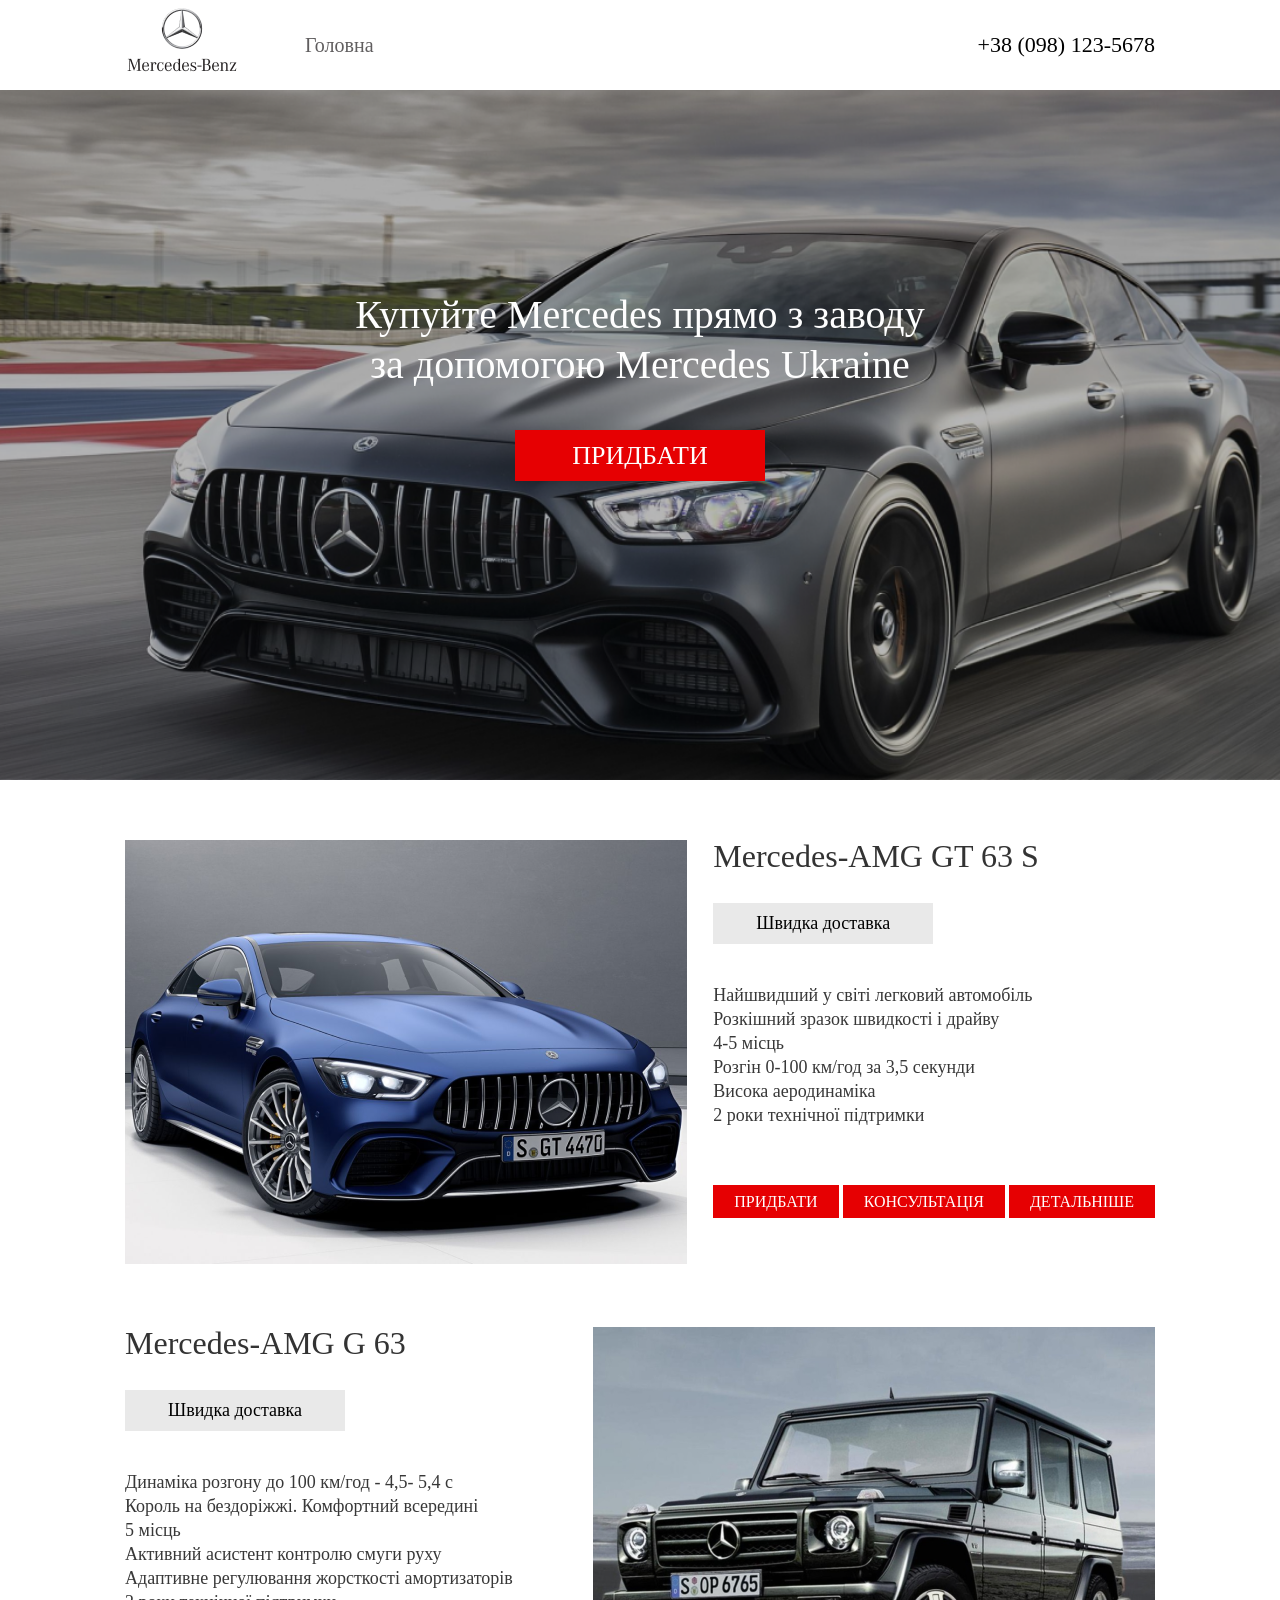
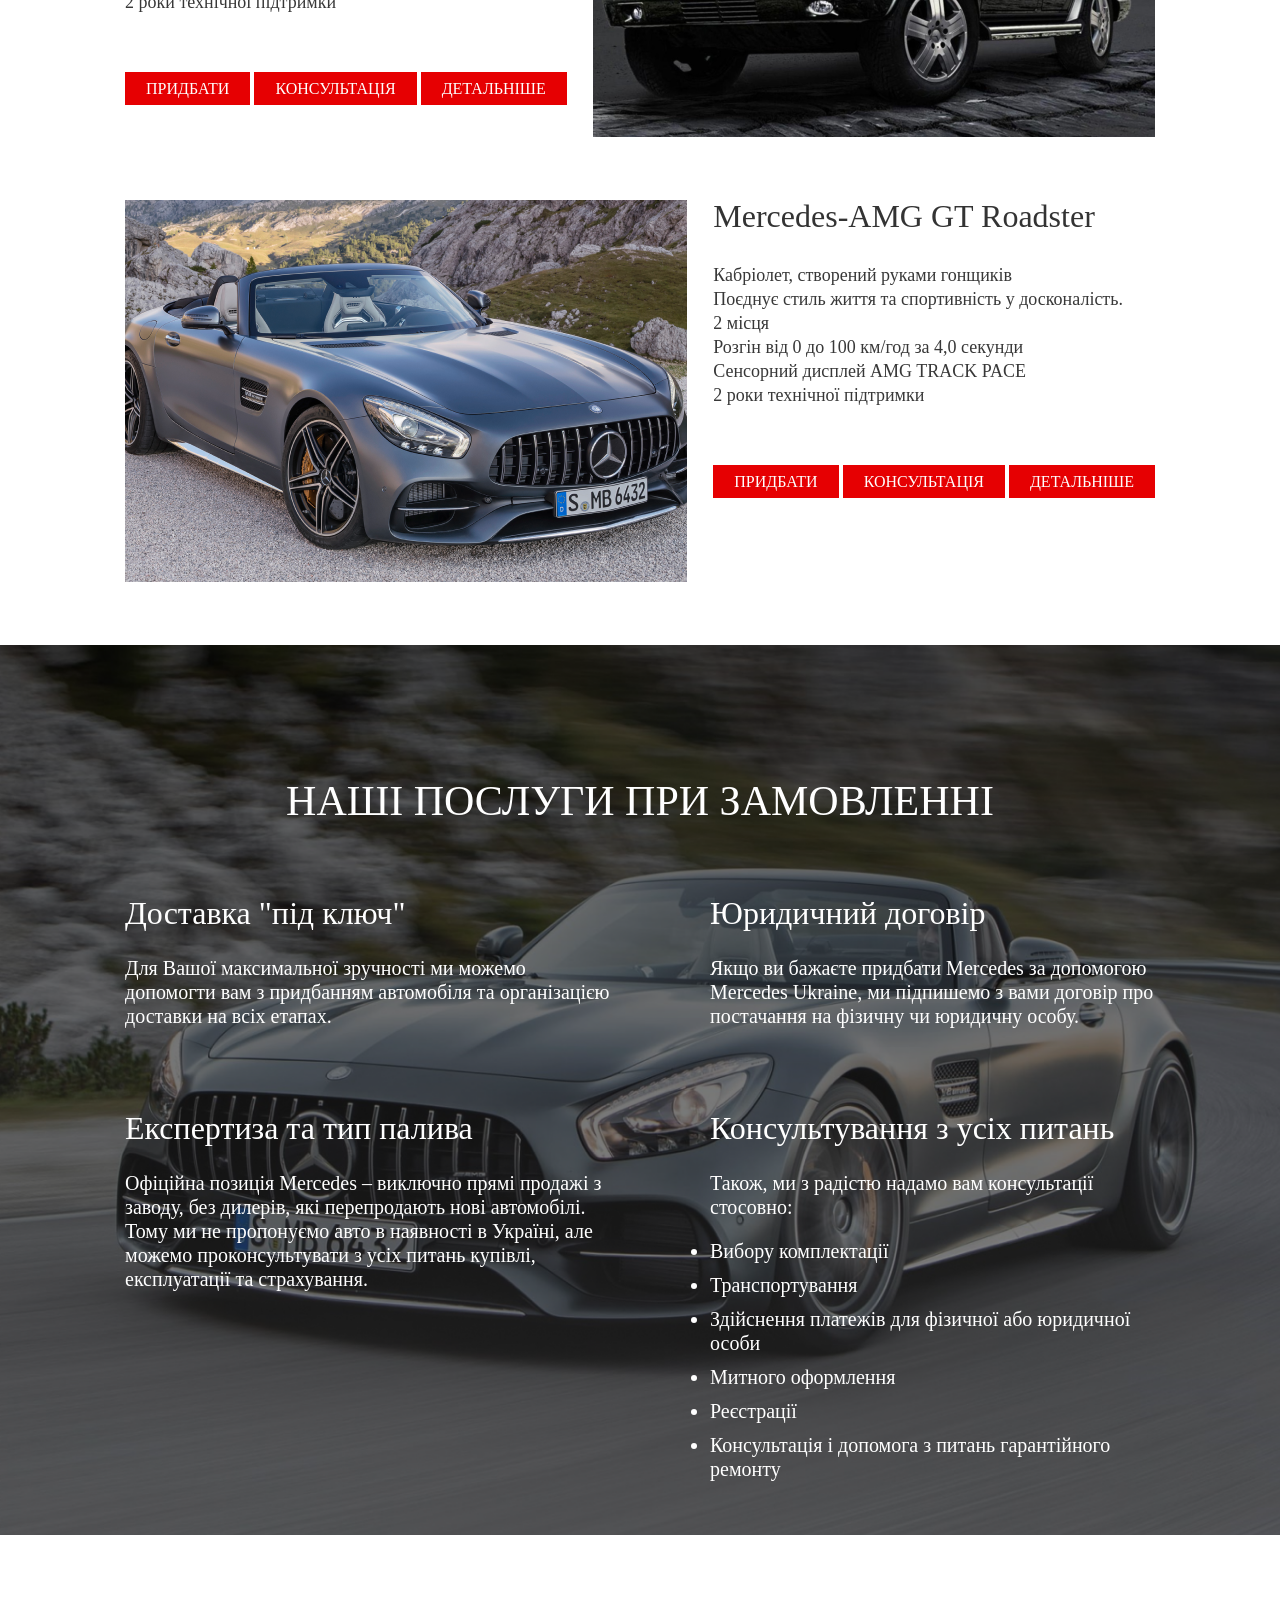
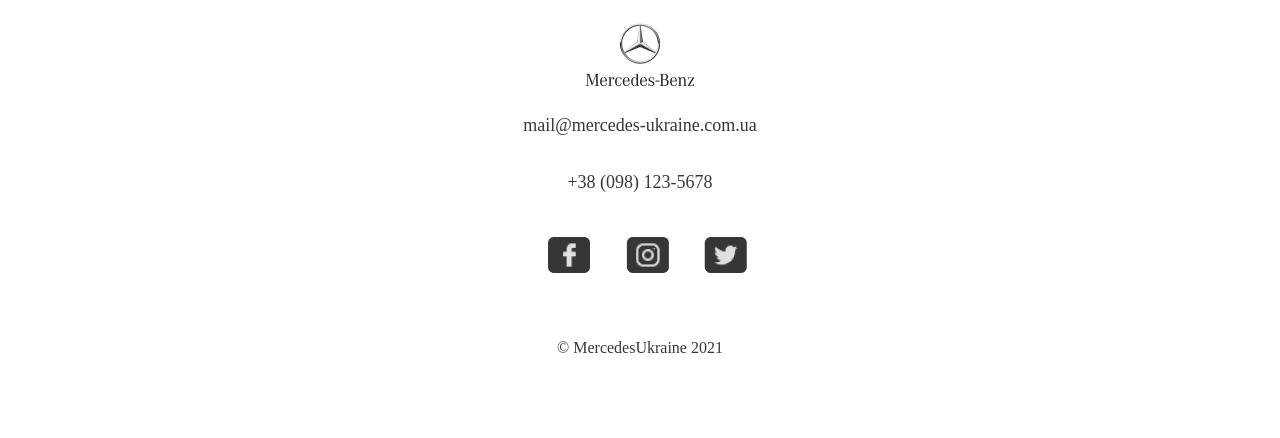
<file: index.html>
<!DOCTYPE html>
<html lang="en">
  <head>
    <meta charset="UTF-8" />
    <meta http-equiv="X-UA-Compatible" content="IE=edge" />
    <meta name="viewport" content="width=device-width, initial-scale=1.0" />
    <title>Головна</title>
    <link rel="stylesheet" href="css/reset.css" />
    <link rel="stylesheet" href="css/style.css" />
    <link rel="stylesheet" href="css/media.css">
  </head>
  <body>
    <header class="header">
      <div class="container">
        <div class="header__inner">
          <div class="header__logo-text">
            <a href="">
              <img src="img/logo.png" alt="" />
            </a>
            <h2>Головна</h2>
          </div>
          <div class="header__phone">
            <a href="tel:+380981235678">+38 (098) 123-5678</a>
          </div>
        </div>
      </div>
    </header>
    <!--  -->
    <section class="main__car">
      <div class="container">
        <div class="main__car-inner">
          <h2>
            Купуйте Mercedes прямо з заводу <br />
            за допомогою Mercedes Ukraine
          </h2>
          <a href="#popup">Придбати</a>
        </div>
      </div>
    </section>
    <!--  -->
    <section class="amg-gts">
      <div class="container">
        <div class="amg-gts-inner">
          <div class="amg-gts-photo">
            <img src="img/Mercedes-AMG GT 63 S.png" alt="" />
          </div>
          <div class="amg-gts-text">
            <h2>Mercedes-AMG GT 63 S</h2>
            <a class="speed-amg" href="">Швидка доставка</a>
            <ul class="li-amg-gts">
              <li>Найшвидший у світі легковий автомобіль</li>
              <li>Розкішний зразок швидкості і драйву</li>
              <li>4-5 місць</li>
              <li>Розгін 0-100 км/год за 3,5 секунди</li>
              <li>Висока аеродинаміка</li>
              <li>2 роки технічної підтримки</li>
            </ul>
            <div class="smg-gts-btn">
              <a href="gt-63-s.html">Придбати</a>
              <a href="#popup">Консультація</a>
              <a href="gt-63-s.html">Детальніше</a>
            </div>
          </div>
        </div>
      </div>
    </section>
    <!--  -->
    <section class="amg-g">
      <div class="container">
        <div class="amg-gts-inner">
          <div class="amg-gts-text">
            <h2>Mercedes-AMG G 63</h2>
            <a class="speed-amg" href="">Швидка доставка</a>
            <ul class="li-amg-gts">
              <li>Динаміка розгону до 100 км/год - 4,5- 5,4 с</li>
              <li>Король на бездоріжжі. Комфортний всередині</li>
              <li>5 місць</li>
              <li>Активний асистент контролю смуги руху</li>
              <li>Адаптивне регулювання жорсткості амортизаторів</li>
              <li>2 роки технічної підтримки</li>
            </ul>
            <div class="smg-gts-btn">
              <a href="g-63.html">Придбати</a>
              <a href="#popup">Консультація</a>
              <a href="g-63.html">Детальніше</a>
            </div>
          </div>
          <div class="amg-gts-photo">
            <img src="img/Mercedes-AMG G 63.png" alt="" />
          </div>
        </div>
      </div>
    </section>
    <!--  -->
    <section class="amg-gt-roadster">
      <div class="container">
        <div class="amg-gts-inner">
          <div class="amg-gts-photo">
            <img src="img/Mercedes-AMG GT Roadster.png" alt="" />
          </div>
          <div class="amg-gts-text">
            <h2>Mercedes-AMG GT Roadster</h2>
            <ul class="li-amg-gts">
              <li>Кабріолет, створений руками гонщиків</li>
              <li>Поєднує стиль життя та спортивність у досконалість.</li>
              <li>2 місця</li>
              <li>Розгін від 0 до 100 км/год за 4,0 секунди</li>
              <li>Сенсорний дисплей AMG TRACK PACE</li>
              <li>2 роки технічної підтримки</li>
            </ul>
            <div class="smg-gts-btn">
              <a href="gt-roadster.html">Придбати</a>
              <a href="#popup">Консультація</a>
              <a href="gt-roadster.html">Детальніше</a>
            </div>
          </div>
        </div>
      </div>
    </section>
    <!--  -->
    <section class="servises">
      <div class="container">
        <h2 class="our_servises">Наші послуги при замовленні</h2>
        <div class="servises__inner">
          <div class="servises__key">
            <h3>Доставка "під ключ"</h3>
            <p>Для Вашої максимальної зручності ми можемо допомогти вам з придбанням автомобіля та організацією доставки на всіх етапах.</p>
            <h3>Експертиза та тип палива</h3>
            <p>
              Офіційна позиція Mercedes – виключно прямі продажі з заводу, без дилерів, які перепродають нові автомобілі. Тому ми не
              пропонуємо авто в наявності в Україні, але можемо проконсультувати з усіх питань купівлі, експлуатації та страхування.
            </p>
          </div>
          <div class="servises__contract">
            <h3>Юридичний договір</h3>
            <p class="osoba">
              Якщо ви бажаєте придбати Mercedes за допомогою Mercedes Ukraine, ми підпишемо з вами договір про постачання на фізичну чи
              юридичну особу.
            </p>
            <h3>Консультування з усіх питань</h3>
            <p class="osoba_1">Також, ми з радістю надамо вам консультації стосовно:</p>
            <ul class="servises__ul">
              <li>Вибору комплектації</li>
              <li>Транспортування</li>
              <li>Здійснення платежів для фізичної або юридичної особи</li>
              <li>Митного оформлення</li>
              <li>Реєстрації</li>
              <li>Консультація і допомога з питань гарантійного ремонту</li>
            </ul>
          </div>
        </div>
        <div class="consultation__btn">
          <a class="consultation" href="#popup">Консультація</a>
        </div>
      </div>
    </section>
    <!--  -->
    <footer class="footer">
      <div class="container">
        <div class="footer__inner">
          <div class="footer__img">
            <img src="img/logo.png" alt="" />
          </div>
          <p class="email">mail@mercedes-ukraine.com.ua</p>
          <a href="tel:+380981235678">+38 (098) 123-5678</a>
          <div class="footer__social">
            <img class="img-o" src="img/fb.png" alt="" />
            <img class="img-t" src="img/inst.png" alt="" />
            <img class="img-r" src="img/twit.png" alt="" />
          </div>
          <p class="capta">© MercedesUkraine 2021</p>
        </div>
      </div>
    </footer>

    <div id="popup" class="popup">
      <div class="popup__body">
        <div class="popup__content">
          <div class="popup__div__close">
            <a href="#" class="popup__close">X</a>
          </div>
          <div class="popup__img">
            <img src="img/logo.png" alt="" />
          </div>
          <form name="popup_form" action="form/db_processing.php" method="POST">
            <p class="popup__p">Заповніть, будь ласка, форму нижче, щоб наші менеджери могли з Вами зв'язатися.</p>
            <h2>ІМ’Я</h2>
            <input type="text" name="name"/>
            <h2>ТЕЛЕФОН</h2>
            <input type="text" name="tel"/>
            <h2>E-MAIL</h2>
            <input class="main__input" type="text" name="email"/>
            <button type="submit" class="popup__btn">ВІДПРАВИТИ</button>
            <a href="tel:+380981235678" class="popup__phone">+38 (098) 123-5678</a>
          </form>
        </div>
      </div>
    </div>
  </body>
</html>
</file>
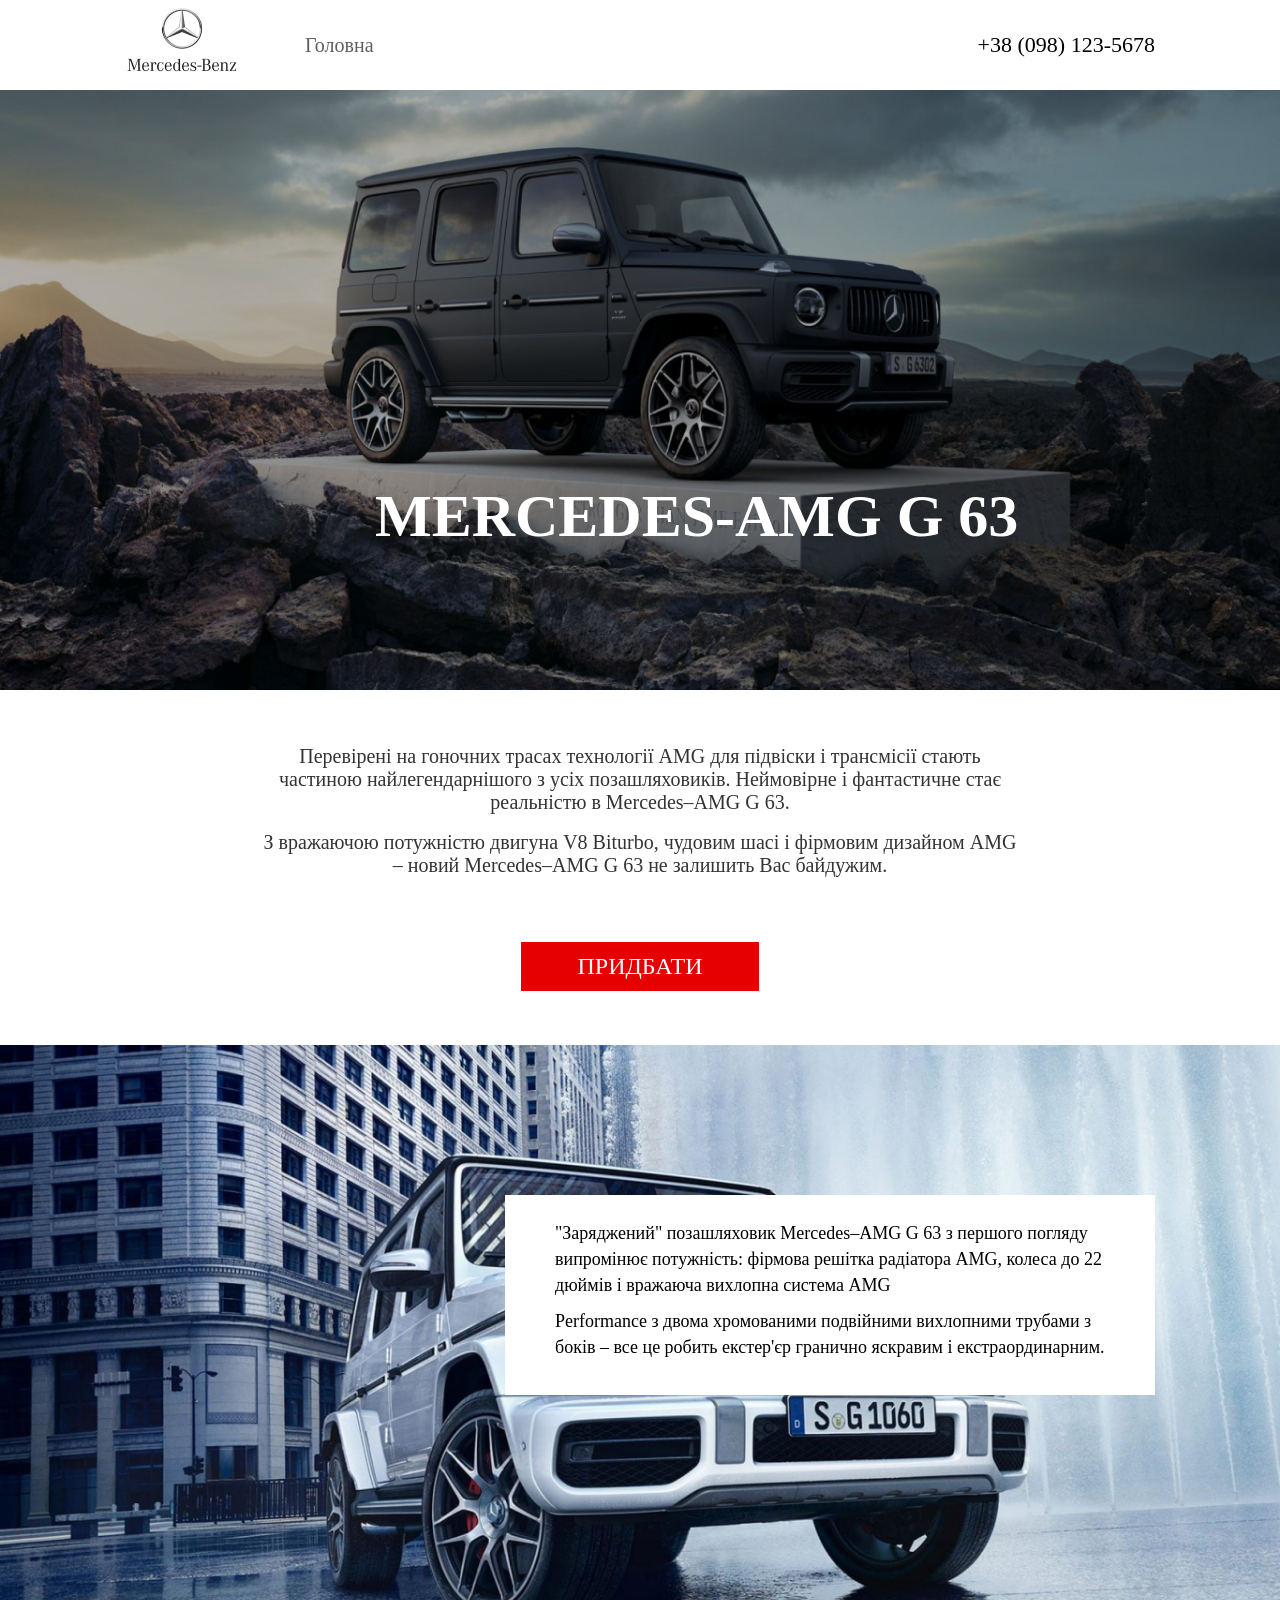
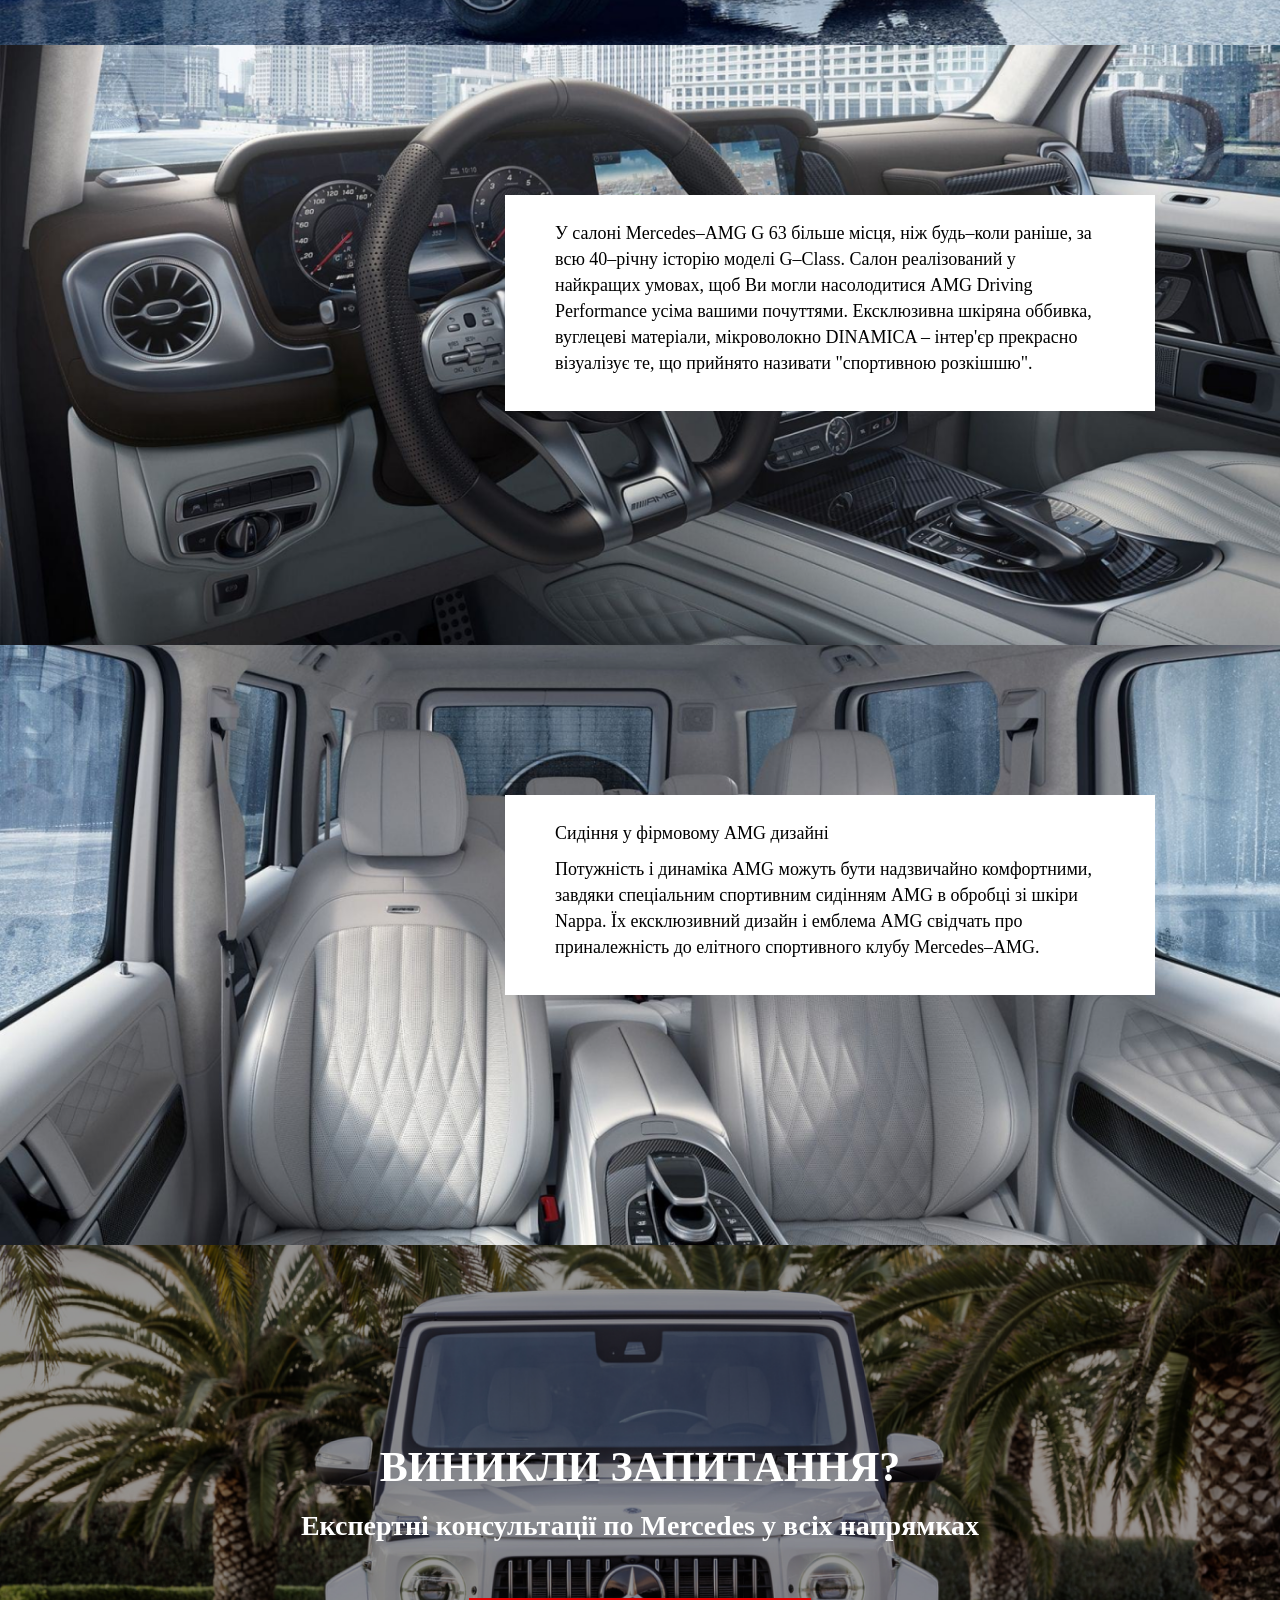
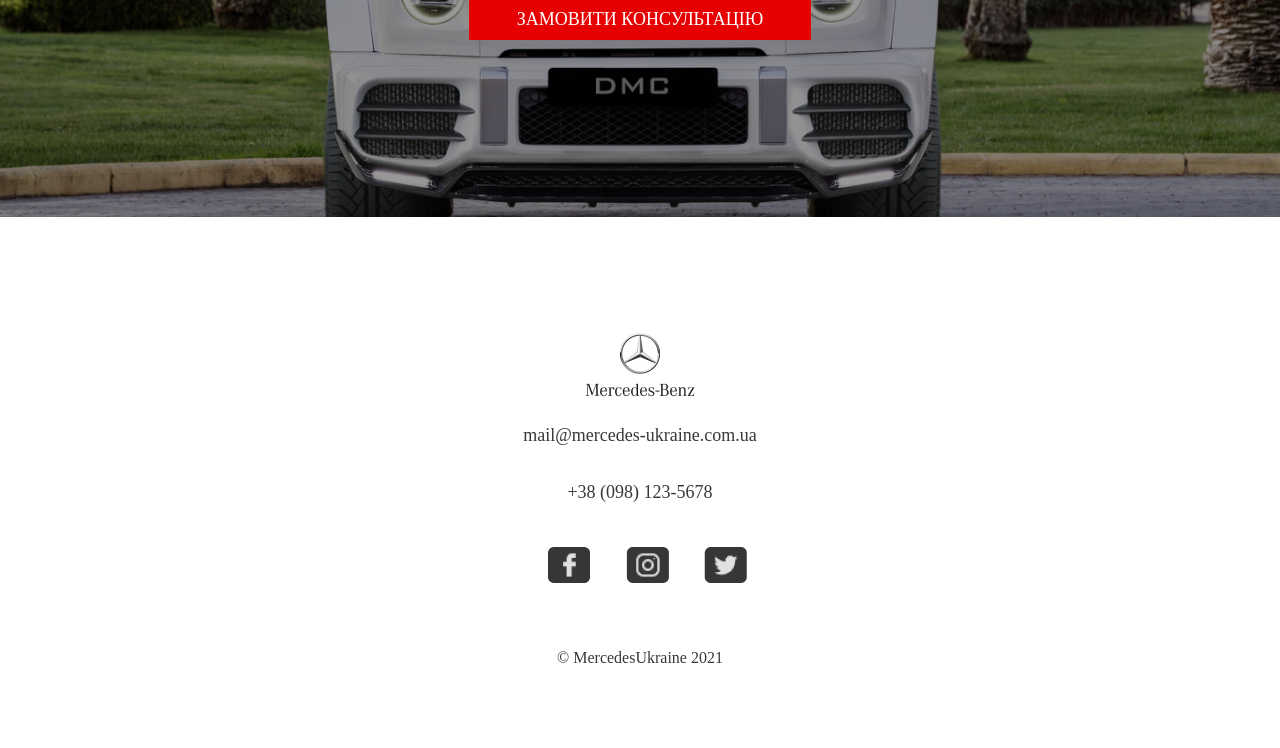
<file: g-63.html>
<!DOCTYPE html>
<html lang="en">
  <head>
    <meta charset="UTF-8" />
    <meta http-equiv="X-UA-Compatible" content="IE=edge" />
    <meta name="viewport" content="width=device-width, initial-scale=1.0" />
    <link rel="stylesheet" href="css/reset.css" />
    <link rel="stylesheet" href="css/style.css" />
    <link rel="stylesheet" href="css/media.css">
    <title>Mercedes-AMG G 63</title>
  </head>
  <body>
    <header class="header">
      <div class="container">
        <div class="header__inner">
          <div class="header__logo-text">
            <a href="index.html">
              <img src="img/logo.png" alt="" />
            </a>
            <a href="index.html">
              <h2>Головна</h2>
            </a>
          </div>
          <div class="header__phone">
            <a href="tel:+380981235678">+38 (098) 123-5678</a>
          </div>
        </div>
      </div>
    </header>
    <!--  -->
    <section class="main__g63">
      <div class="container">
        <div class="main__gt63__inner">
          <h2>Mercedes-AMG G 63</h2>
        </div>
      </div>
    </section>
    <!--  -->
    <section class="buy">
      <div class="container">
        <div class="buy__inner">
          <p class="p_one">
            Перевірені на гоночних трасах технології AMG для підвіски і трансмісії стають частиною найлегендарнішого з усіх позашляховиків.
            Неймовірне і фантастичне стає реальністю в Mercedes–AMG G 63.
            <span
              >З вражаючою потужністю двигуна V8 Biturbo, чудовим шасі і фірмовим дизайном AMG – новий Mercedes–AMG G 63 не залишить Вас
              байдужим.</span
            >
          </p>
        </div>
        <div class="buy__btn_gt">
          <a class="buy__a" href="#popup">Придбати</a>
        </div>
      </div>
    </section>
    <!--  -->
    <section class="g-63-one">
      <div class="container">
        <div class="gt-63-one__text">
          <p>
            "Заряджений" позашляховик Mercedes–AMG G 63 з першого погляду випромінює потужність: фірмова решітка радіатора AMG, колеса до 22
            дюймів і вражаюча вихлопна система AMG
          </p>
          <p>
            Performance з двома хромованими подвійними вихлопними трубами з боків – все це робить екстер'єр гранично яскравим і
            екстраординарним.
          </p>
        </div>
      </div>
    </section>
    <!--  -->
    <section class="g-63-two">
      <div class="container">
        <div class="gt-63-one__text">
          <p>
            У салоні Mercedes–AMG G 63 більше місця, ніж будь–коли раніше, за всю 40–річну історію моделі G–Class. Салон реалізований у
            найкращих умовах, щоб Ви могли насолодитися AMG Driving Performance усіма вашими почуттями. Ексклюзивна шкіряна оббивка,
            вуглецеві матеріали, мікроволокно DINAMICA – інтер'єр прекрасно візуалізує те, що прийнято називати "спортивною розкішшю".
          </p>
        </div>
      </div>
    </section>
    <!--  -->
    <section class="g-63-three">
      <div class="container">
        <div class="gt-63-one__text">
          <p>Сидіння у фірмовому AMG дизайні</p>
          <p>
            Потужність і динаміка AMG можуть бути надзвичайно комфортними, завдяки спеціальним спортивним сидінням AMG в обробці зі шкіри
            Nappa. Їх ексклюзивний дизайн і емблема AMG свідчать про приналежність до елітного спортивного клубу Mercedes–AMG.
          </p>
        </div>
      </div>
    </section>
    <section class="g-63-quesions">
      <div class="container">
        <div class="quesions__inner">
          <h2>Виникли запитання?</h2>
          <h3>Експертні консультації по Mercedes у всіх напрямках</h3>
          <a href="#popup">Замовити консультацію</a>
        </div>
      </div>
    </section>
    <footer class="footer">
      <div class="container">
        <div class="footer__inner">
          <div class="footer__img">
            <img src="img/logo.png" alt="" />
          </div>
          <p class="email">mail@mercedes-ukraine.com.ua</p>
          <a href="tel:+380981235678">+38 (098) 123-5678</a>
          <div class="footer__social">
            <img class="img-o" src="img/fb.png" alt="" />
            <img class="img-t" src="img/inst.png" alt="" />
            <img class="img-r" src="img/twit.png" alt="" />
          </div>
          <p class="capta">© MercedesUkraine 2021</p>
        </div>
      </div>
    </footer>

    <div id="popup" class="popup">
      <div class="popup__body">
        <div class="popup__content">
          <div class="popup__div__close">
            <a href="#" class="popup__close">X</a>
          </div>
          <div class="popup__img">
            <img src="img/logo.png" alt="" />
          </div>
          <form name="popup_form" action="form/db_processing.php" method="POST">
            <p class="popup__p">Заповніть, будь ласка, форму нижче, щоб наші менеджери могли з Вами зв'язатися.</p>
            <h2>ІМ’Я</h2>
            <input type="text" name="name"/>
            <h2>ТЕЛЕФОН</h2>
            <input type="text" name="tel"/>
            <h2>E-MAIL</h2>
            <input class="main__input" type="text" name="email"/>
            <button type="submit" class="popup__btn">ВІДПРАВИТИ</button>
            <a href="tel:+380981235678" class="popup__phone">+38 (098) 123-5678</a>
          </form>
        </div>
      </div>
    </div>
  </body>
</html>
</file>
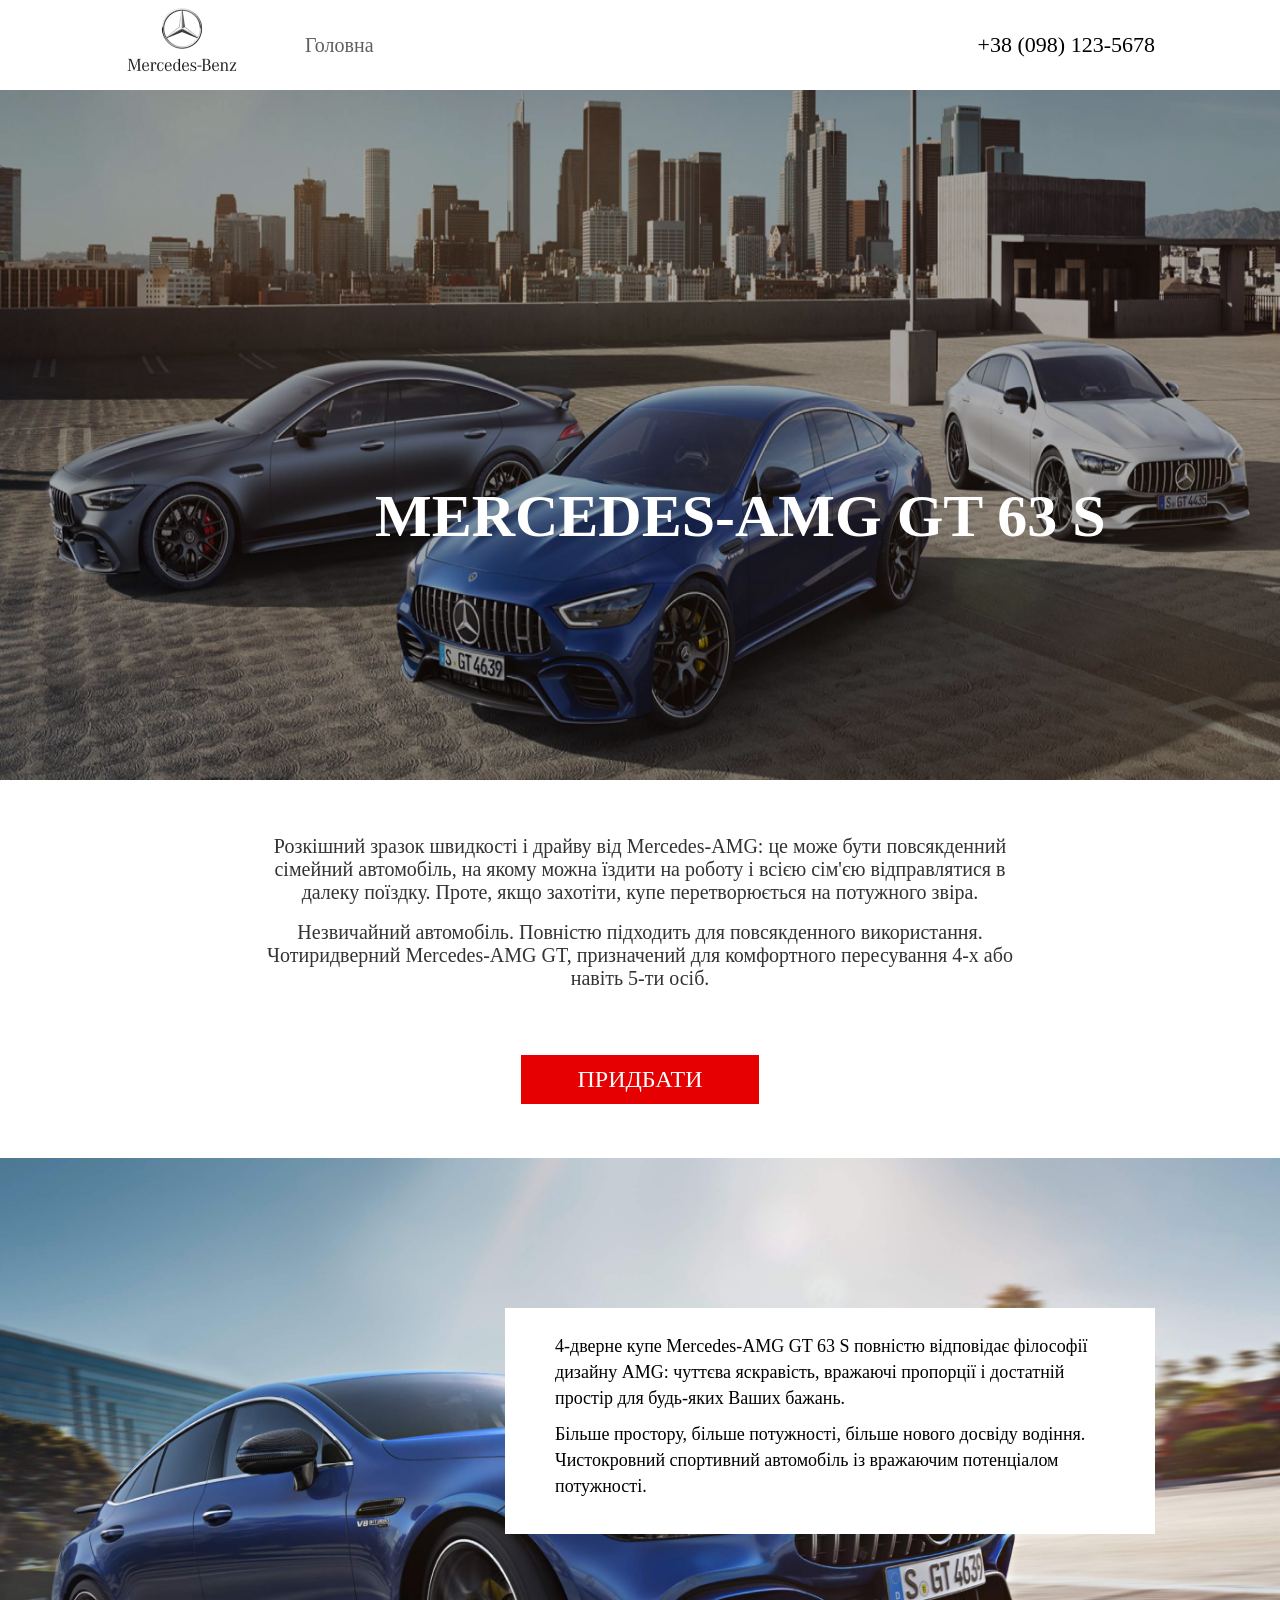
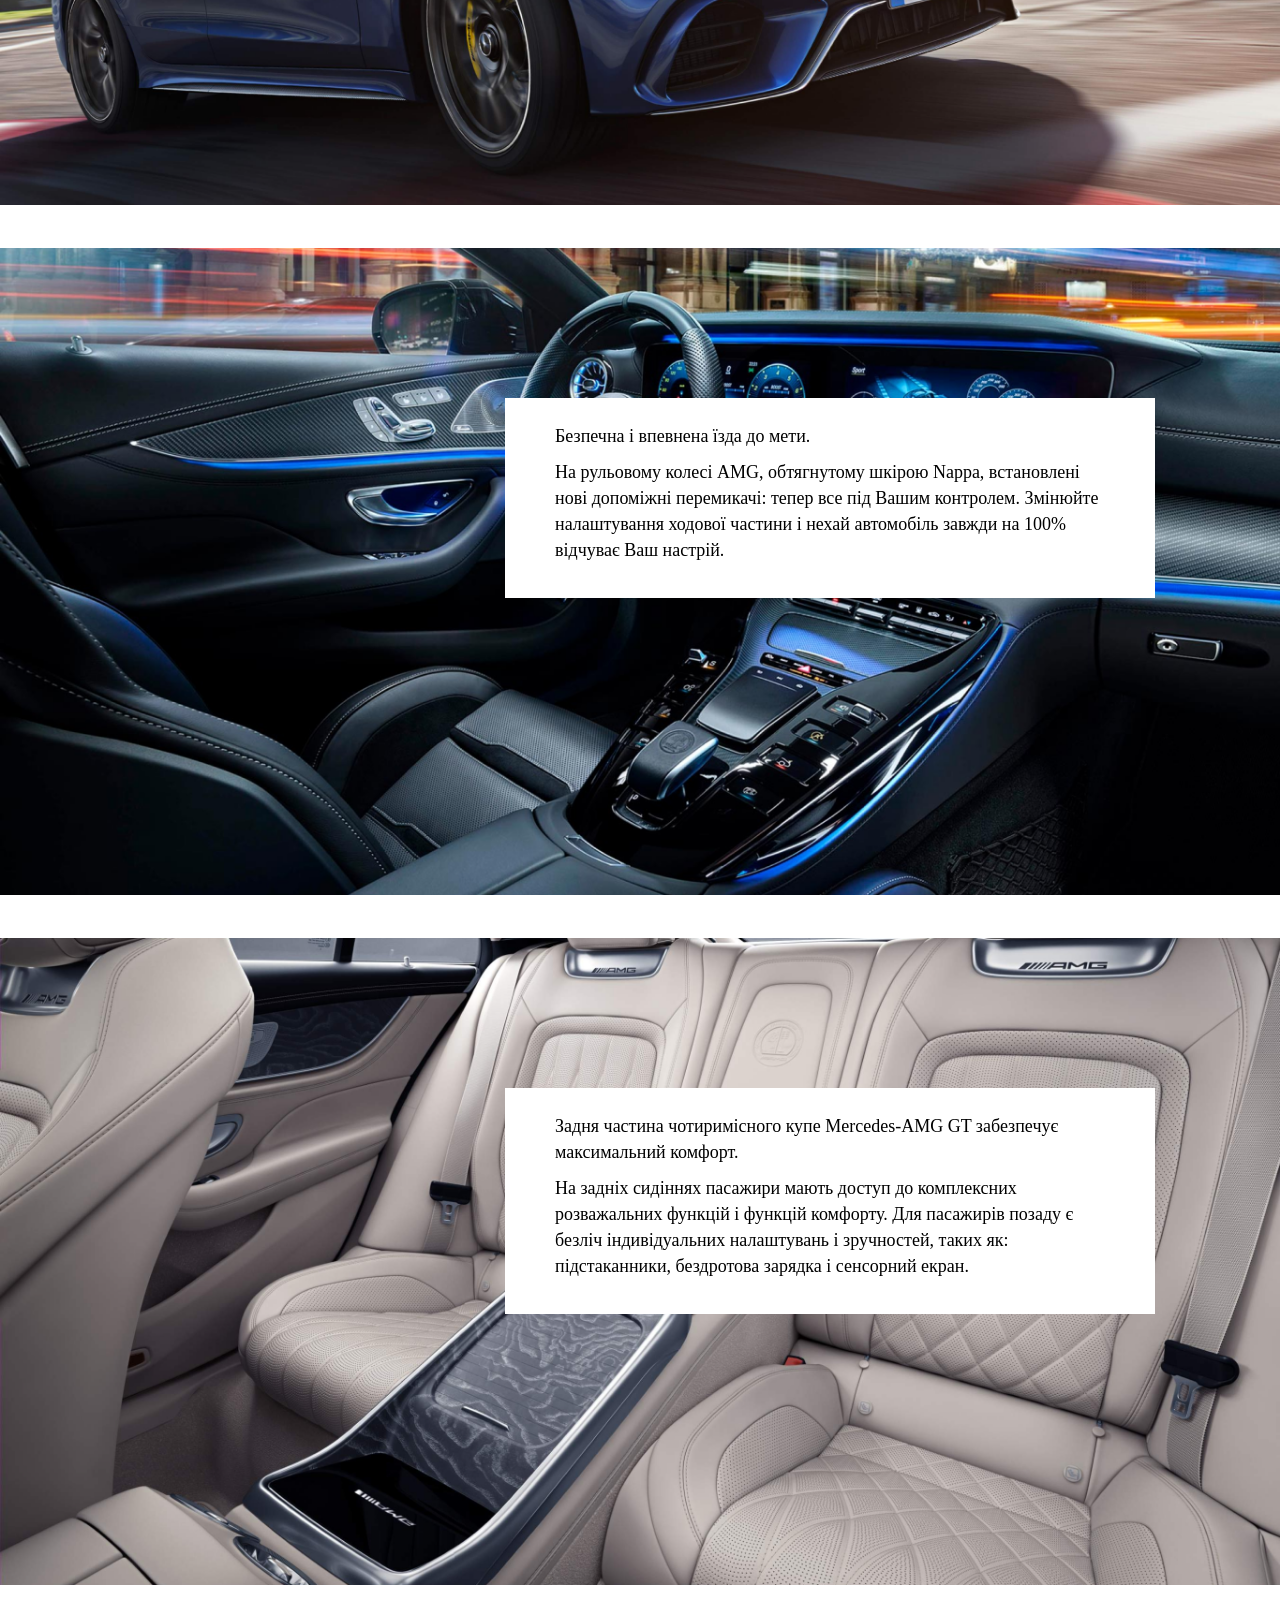
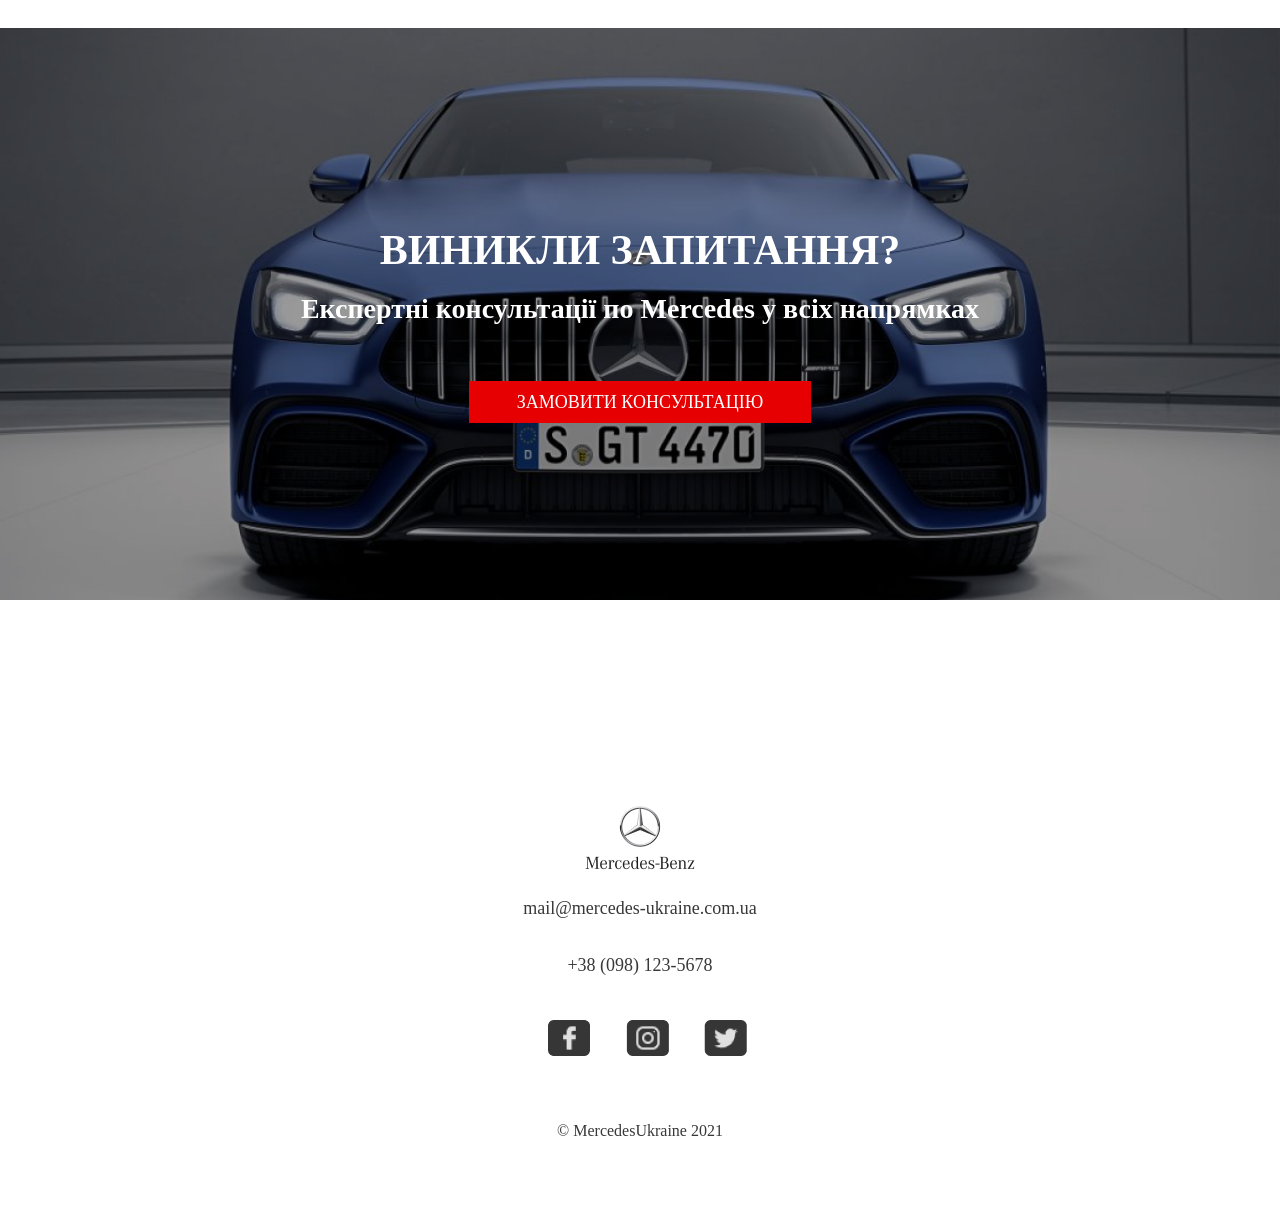
<file: gt-63-s.html>
<!DOCTYPE html>
<html lang="en">
  <head>
    <meta charset="UTF-8" />
    <meta http-equiv="X-UA-Compatible" content="IE=edge" />
    <meta name="viewport" content="width=device-width, initial-scale=1.0" />
    <link rel="stylesheet" href="css/reset.css" />
    <link rel="stylesheet" href="css/style.css" />
    <link rel="stylesheet" href="css/media.css">
    <title>AMG GT 63 S</title>
  </head>
  <body>
    <header class="header">
      <div class="container">
        <div class="header__inner">
          <div class="header__logo-text">
            <a href="index.html">
              <img src="img/logo.png" alt="" />
            </a>
            <a href="index.html">
              <h2>Головна</h2>
            </a>
          </div>
          <div class="header__phone">
            <a href="tel:+380981235678">+38 (098) 123-5678</a>
          </div>
        </div>
      </div>
    </header>
    <!--  -->
    <section class="main__gt63">
      <div class="container">
        <div class="main__gt63__inner">
          <h2>Mercedes-AMG GT 63 S</h2>
        </div>
      </div>
    </section>
    <!--  -->
    <section class="buy">
      <div class="container">
        <div class="buy__inner">
          <p class="p_one">
            Розкішний зразок швидкості і драйву від Mercedes-AMG: це може бути повсякденний сімейний автомобіль, на якому можна їздити на
            роботу і всією сім'єю відправлятися в далеку поїздку. Проте, якщо захотіти, купе перетворюється на потужного звіра.
            <span
              >Незвичайний автомобіль. Повністю підходить для повсякденного використання. Чотиридверний Mercedes-AMG GT, призначений для
              комфортного пересування 4-х або навіть 5-ти осіб.</span
            >
          </p>
        </div>
        <div class="buy__btn_gt">
          <a class="buy__a" href="#popup">Придбати</a>
        </div>
      </div>
    </section>
    <!--  -->
    <section class="gt-63-one">
      <div class="container">
        <div class="gt-63-one__text">
          <p>
            4-дверне купе Mercedes-AMG GT 63 S повністю відповідає філософії дизайну AMG: чуттєва яскравість, вражаючі пропорції і достатній
            простір для будь-яких Ваших бажань.
          </p>
          <p>
            Більше простору, більше потужності, більше нового досвіду водіння. Чистокровний спортивний автомобіль із вражаючим потенціалом
            потужності.
          </p>
        </div>
      </div>
    </section>
    <!--  -->
    <section class="gt-63-two">
      <div class="container">
        <div class="gt-63-one__text">
          <p>Безпечна і впевнена їзда до мети.</p>
          <p>
            На рульовому колесі AMG, обтягнутому шкірою Nappa, встановлені нові допоміжні перемикачі: тепер все під Вашим контролем.
            Змінюйте налаштування ходової частини і нехай автомобіль завжди на 100% відчуває Ваш настрій.
          </p>
        </div>
      </div>
    </section>
    <!--  -->
    <section class="gt-63-three">
      <div class="container">
        <div class="gt-63-one__text">
          <p>Задня частина чотиримісного купе Mercedes-AMG GT забезпечує максимальний комфорт.</p>
          <p>
            На задніх сидіннях пасажири мають доступ до комплексних розважальних функцій і функцій комфорту. Для пасажирів позаду є безліч
            індивідуальних налаштувань і зручностей, таких як: підстаканники, бездротова зарядка і сенсорний екран.
          </p>
        </div>
      </div>
    </section>
    <section class="quesions">
      <div class="container">
        <div class="quesions__inner">
          <h2>Виникли запитання?</h2>
          <h3>Експертні консультації по Mercedes у всіх напрямках</h3>
          <a href="#popup">Замовити консультацію</a>
        </div>
      </div>
    </section>
    <footer class="footer">
      <div class="container">
        <div class="footer__inner">
          <div class="footer__img">
            <img src="img/logo.png" alt="" />
          </div>
          <p class="email">mail@mercedes-ukraine.com.ua</p>
          <a href="tel:+380981235678">+38 (098) 123-5678</a>
          <div class="footer__social">
            <img class="img-o" src="img/fb.png" alt="" />
            <img class="img-t" src="img/inst.png" alt="" />
            <img class="img-r" src="img/twit.png" alt="" />
          </div>
          <p class="capta">© MercedesUkraine 2021</p>
        </div>
      </div>
    </footer>

    <div id="popup" class="popup">
      <div class="popup__body">
        <div class="popup__content">
          <div class="popup__div__close">
            <a href="#" class="popup__close">X</a>
          </div>
          <div class="popup__img">
            <img src="img/logo.png" alt="" />
          </div>
          <form name="popup_form" action="form/db_processing.php" method="POST">
            <p class="popup__p">Заповніть, будь ласка, форму нижче, щоб наші менеджери могли з Вами зв'язатися.</p>
            <h2>ІМ’Я</h2>
            <input type="text" name="name"/>
            <h2>ТЕЛЕФОН</h2>
            <input type="text" name="tel"/>
            <h2>E-MAIL</h2>
            <input class="main__input" type="text" name="email"/>
            <button type="submit" class="popup__btn">ВІДПРАВИТИ</button>
            <a href="tel:+380981235678" class="popup__phone">+38 (098) 123-5678</a>
          </form>
        </div>
      </div>
    </div>
  </body>
</html>
</file>
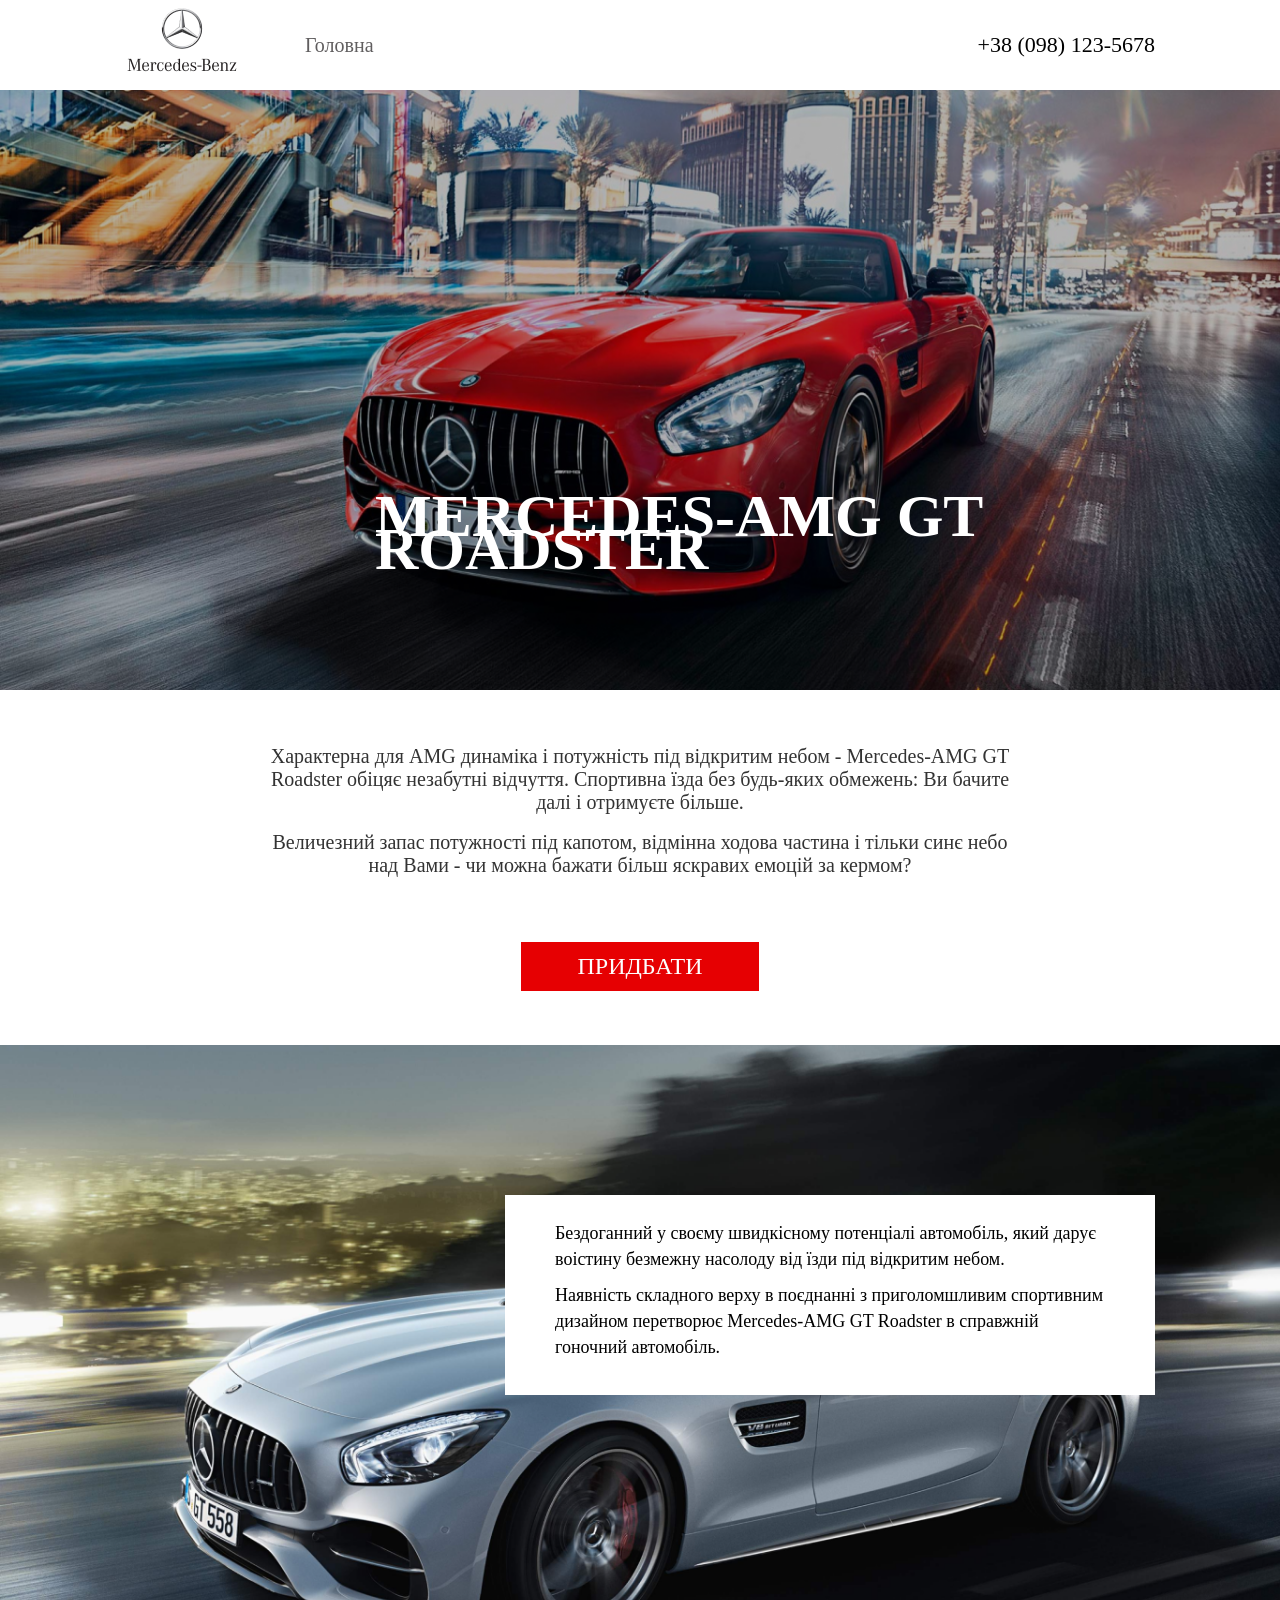
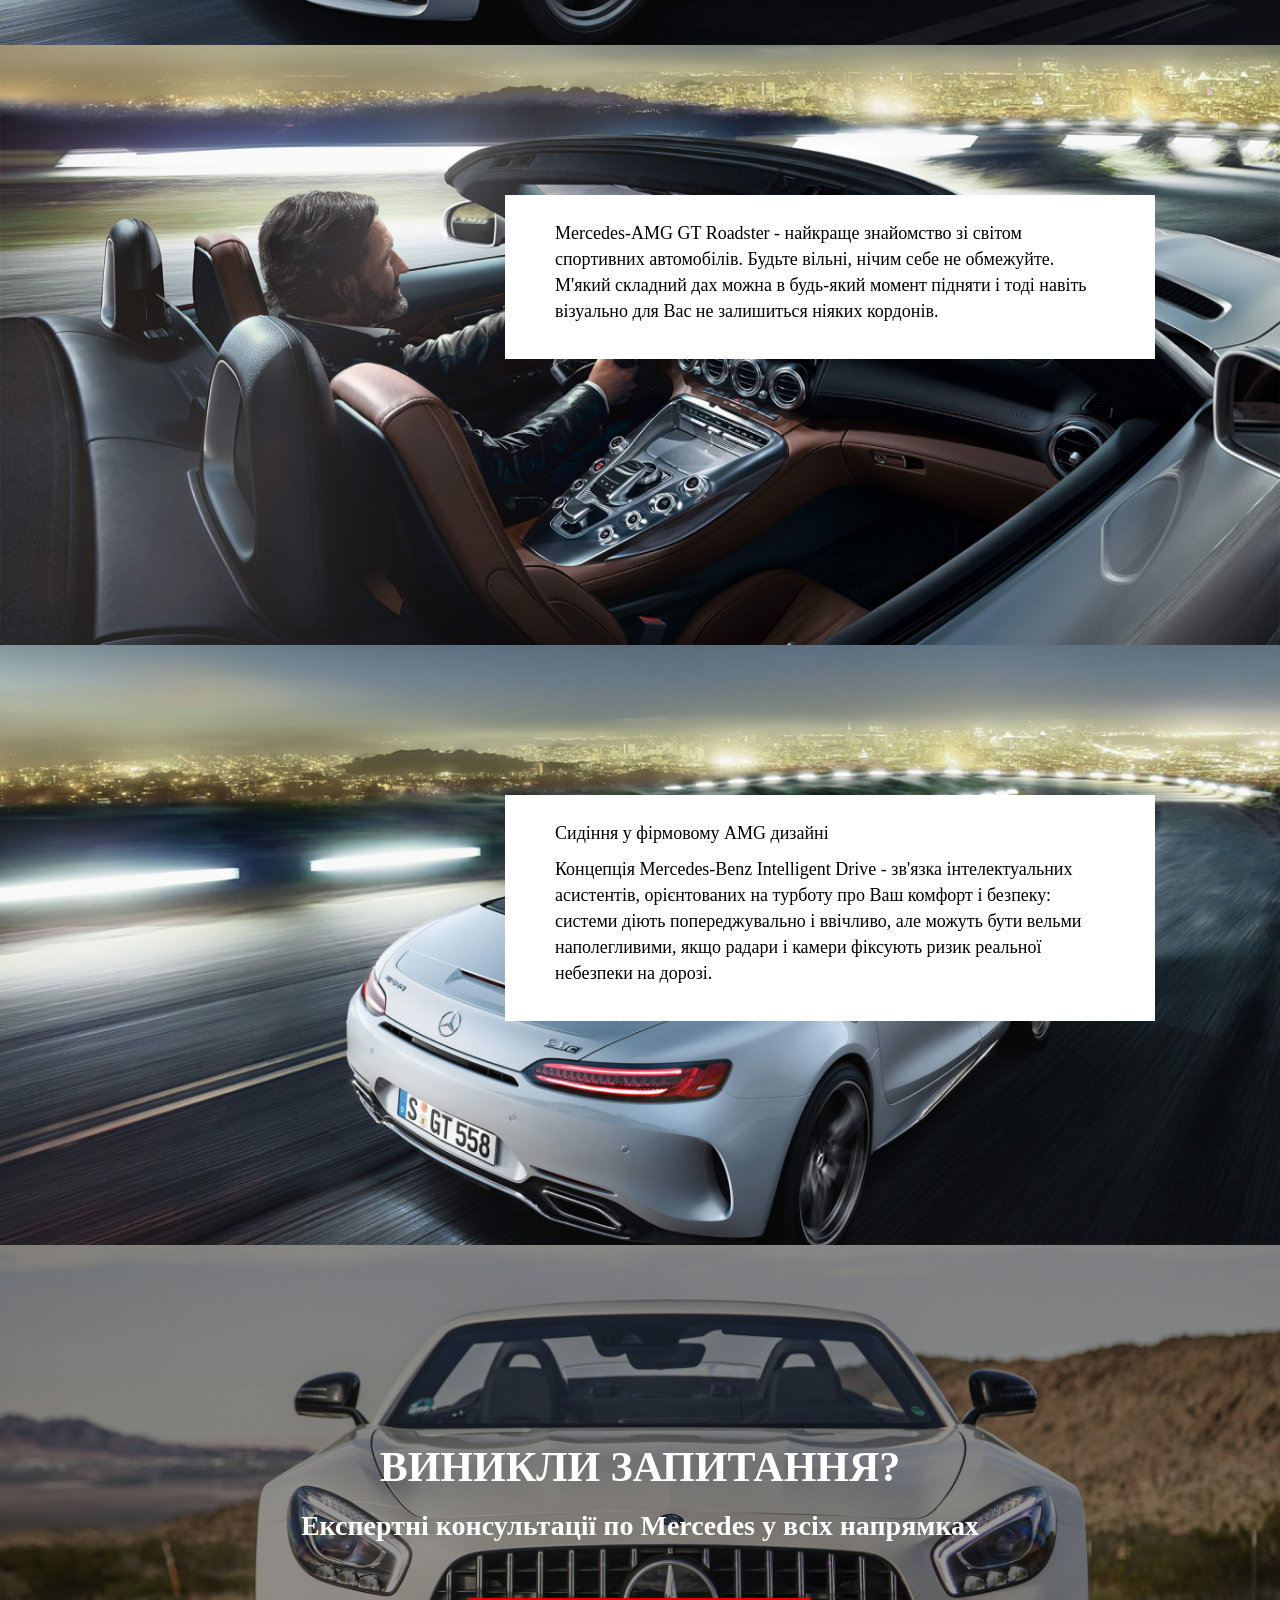
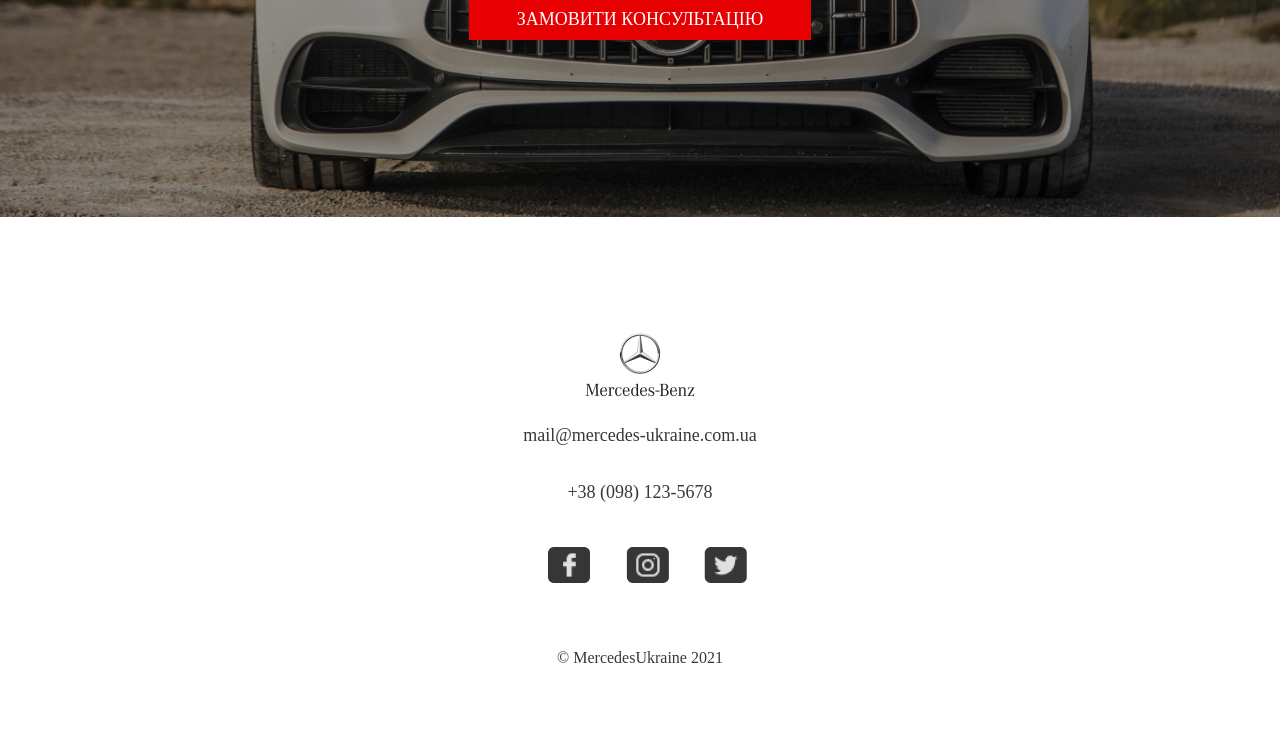
<file: gt-roadster.html>
<!DOCTYPE html>
<html lang="en">
  <head>
    <meta charset="UTF-8" />
    <meta http-equiv="X-UA-Compatible" content="IE=edge" />
    <meta name="viewport" content="width=device-width, initial-scale=1.0" />
    <link rel="stylesheet" href="css/reset.css" />
    <link rel="stylesheet" href="css/style.css" />
    <link rel="stylesheet" href="css/media.css">
    <title>Mercedes-AMG GT Roadster</title>
  </head>
  <body>
    <header class="header">
      <div class="container">
        <div class="header__inner">
          <div class="header__logo-text">
            <a href="index.html">
              <img src="img/logo.png" alt="" />
            </a>
            <a href="index.html">
              <h2>Головна</h2>
            </a>
          </div>
          <div class="header__phone">
            <a href="tel:+380981235678">+38 (098) 123-5678</a>
          </div>
        </div>
      </div>
    </header>
    <!--  -->
    <section class="main__gt-raodster">
      <div class="container">
        <div class="main__gt63__inner">
          <h2>Mercedes-AMG GT Roadster</h2>
        </div>
      </div>
    </section>
    <!--  -->
    <section class="buy">
      <div class="container">
        <div class="buy__inner">
          <p class="p_one">
            Характерна для AMG динаміка і потужність під відкритим небом - Mercedes-AMG GT Roadster обіцяє незабутні відчуття. Спортивна
            їзда без будь-яких обмежень: Ви бачите далі і отримуєте більше.
            <span
              >Величезний запас потужності під капотом, відмінна ходова частина і тільки синє небо над Вами - чи можна бажати більш яскравих
              емоцій за кермом?</span
            >
          </p>
        </div>
        <div class="buy__btn_gt">
          <a class="buy__a" href="#popup">Придбати</a>
        </div>
      </div>
    </section>
    <!--  -->
    <section class="gt-roadster-one">
      <div class="container">
        <div class="gt-63-one__text">
          <p>Бездоганний у своєму швидкісному потенціалі автомобіль, який дарує воістину безмежну насолоду від їзди під відкритим небом.</p>
          <p>
            Наявність складного верху в поєднанні з приголомшливим спортивним дизайном перетворює Mercedes-AMG GT Roadster в справжній
            гоночний автомобіль.
          </p>
        </div>
      </div>
    </section>
    <!--  -->
    <section class="gt-roadster-two">
      <div class="container">
        <div class="gt-63-one__text">
          <p>
            Mercedes-AMG GT Roadster - найкраще знайомство зі світом спортивних автомобілів. Будьте вільні, нічим себе не обмежуйте. М'який
            складний дах можна в будь-який момент підняти і тоді навіть візуально для Вас не залишиться ніяких кордонів.
          </p>
        </div>
      </div>
    </section>
    <!--  -->
    <section class="gt-roadster-three">
      <div class="container">
        <div class="gt-63-one__text">
          <p>Сидіння у фірмовому AMG дизайні</p>
          <p>
            Концепція Mercedes-Benz Intelligent Drive - зв'язка інтелектуальних асистентів, орієнтованих на турботу про Ваш комфорт і
            безпеку: системи діють попереджувально і ввічливо, але можуть бути вельми наполегливими, якщо радари і камери фіксують ризик
            реальної небезпеки на дорозі.
          </p>
        </div>
      </div>
    </section>
    <section class="gt-roadster-quesions">
      <div class="container">
        <div class="quesions__inner">
          <h2>Виникли запитання?</h2>
          <h3>Експертні консультації по Mercedes у всіх напрямках</h3>
          <a href="#popup">Замовити консультацію</a>
        </div>
      </div>
    </section>
    <footer class="footer">
      <div class="container">
        <div class="footer__inner">
          <div class="footer__img">
            <img src="img/logo.png" alt="" />
          </div>
          <p class="email">mail@mercedes-ukraine.com.ua</p>
          <a href="tel:+380981235678">+38 (098) 123-5678</a>
          <div class="footer__social">
            <img class="img-o" src="img/fb.png" alt="" />
            <img class="img-t" src="img/inst.png" alt="" />
            <img class="img-r" src="img/twit.png" alt="" />
          </div>
          <p class="capta">© MercedesUkraine 2021</p>
        </div>
      </div>
    </footer>

    <div id="popup" class="popup">
      <div class="popup__body">
        <div class="popup__content">
          <div class="popup__div__close">
            <a href="#" class="popup__close">X</a>
          </div>
          <div class="popup__img">
            <img src="img/logo.png" alt="" />
          </div>
          <form name="popup_form" action="form/db_processing.php" method="POST">
            <p class="popup__p">Заповніть, будь ласка, форму нижче, щоб наші менеджери могли з Вами зв'язатися.</p>
            <h2>ІМ’Я</h2>
            <input type="text" name="name"/>
            <h2>ТЕЛЕФОН</h2>
            <input type="text" name="tel"/>
            <h2>E-MAIL</h2>
            <input class="main__input" type="text" name="email"/>
            <button type="submit" class="popup__btn">ВІДПРАВИТИ</button>
            <a href="tel:+380981235678" class="popup__phone">+38 (098) 123-5678</a>
          </form>
        </div>
      </div>
    </div>
  </body>
</html>
</file>
<file: css/style.css>
@import url(//db.onlinewebfonts.com/c/180a810d159c3c0f5754bf6e072e6efa?family=FuturaBookC);

html {
  box-sizing: border-box;
}

*,
*::before,
*::after {
  box-sizing: inherit;
}

a {
  color: #000;
  text-decoration: none;
}

.container {
  margin: 0 auto;
  max-width: 1030px;
}

.header__inner {
  display: flex;
  justify-content: space-between;
  text-align: center;
  align-items: center;
}

.header__logo-text {
  display: flex;
  justify-content: space-between;
  text-align: center;
  align-items: center;
}

.header__logo-text a {
  margin-right: 65px;
}

.header__logo-text h2 {
  font-style: normal;
  font-weight: normal;
  font-size: 20px;
  line-height: 20px;
  color: #605e5f;
}

.header__phone a {
  font-family: Roboto;
  font-style: normal;
  font-weight: normal;
  font-size: 22px;
  line-height: 20px;
  color: #000000;
}

.main__car {
  background-image: url(../img/main_car.png);
  background-size: 100%;
  height: 690px;
  overflow: hidden;
  background-repeat: no-repeat;
  background-position: center;
  text-align: center;
  align-items: center;
  background-size: cover;
}

.main__car-inner {
  position: absolute;
}

.main__car-inner {
  position: relative;
  top: 200px;
}

.main__car-inner h2 {
  font-style: normal;
  font-weight: normal;
  font-size: 40px;
  line-height: 50px;
  color: #fefefe;
  margin-bottom: 50px;
}

.main__car-inner a {
  font-style: normal;
  font-weight: normal;
  font-size: 26px;
  line-height: 31px;
  text-align: center;
  text-transform: uppercase;
  color: #fefefe;
  background-color: #e60002;
  padding: 10px 56px;
  border: 1px solid #e60002;
}

.main__car-inner a:hover {
  background-color: #e5e5e5;
  border: 1px solid #e60002;
  color: #e60002;
}

.amg-gts {
  margin-top: 60px;
  margin-bottom: 60px;
}

.amg-gts-inner {
  display: flex;
  justify-content: space-between;
}

.amg-gts-text h2 {
  font-style: normal;
  font-weight: normal;
  font-size: 32px;
  line-height: 33px;
  color: #333333;
  margin-bottom: 30px;
}

.speed-amg {
  font-style: normal;
  font-weight: normal;
  font-size: 18px;
  line-height: 23px;
  color: #000000;
  background-color: #e9e9e9;
  padding: 9px 43px;
  margin-bottom: 39px;
  display: inline-block;
}

.li-amg-gts {
  list-style: none;
  font-style: normal;
  font-weight: normal;
  font-size: 18px;
  line-height: 24px;
  color: #383838;
  margin-bottom: 65px;
}

.smg-gts-btn a {
  font-style: normal;
  font-weight: normal;
  font-size: 16px;
  line-height: 20px;
  text-align: center;
  text-transform: uppercase;
  color: #fefefe;
  padding: 8px 21px;
  background-color: #e60002;
  /* margin-right: 3px; */
}

.smg-gts-btn a:hover {
  background-color: #e5e5e5;
  /* border: 1px solid #e60002; */
  color: #e60002;
  border: none;
}

.amg-gts,
.amg-g,
.amg-gt-roadster {
  margin-bottom: 60px;
}

.servises {
  background-image: url(../img/foot_btn.png);
  background-size: cover;
  height: 890px;
  overflow: hidden;
  background-repeat: no-repeat;
}

.our_servises {
  font-style: normal;
  font-weight: normal;
  font-size: 42px;
  line-height: 44px;
  text-align: center;
  text-transform: uppercase;
  color: #ffffff;
  margin-top: 134px;
  margin-bottom: 76px;
}

.servises__inner {
  display: flex;
  justify-content: space-between;
}

.servises__key {
  max-width: 485px;
  margin-right: 100px;
}

.servises__contract {
  width: 489px;
}

.servises__key h3 {
  font-style: normal;
  font-weight: normal;
  font-size: 32px;
  line-height: 29px;
  color: #ffffff;
  margin-bottom: 28px;
}

.servises__key p {
  font-style: normal;
  font-weight: normal;
  font-size: 20px;
  line-height: 24px;
  color: #ffffff;
  margin-bottom: 86px;
}

.servises__contract h3 {
  font-style: normal;
  font-weight: normal;
  font-size: 32px;
  line-height: 29px;
  color: #ffffff;
  margin-bottom: 28px;
}

.servises__contract p {
  font-style: normal;
  font-weight: normal;
  font-size: 20px;
  line-height: 24px;
  color: #ffffff;
}

.servises__ul li {
  font-style: normal;
  font-weight: normal;
  font-size: 20px;
  line-height: 24px;
  color: #ffffff;
  margin-bottom: 10px;
}

.osoba {
  margin-bottom: 86px;
}
.osoba_1 {
  margin-bottom: 20px;
}

.consultation__btn {
  margin-top: 50px;
  display: flex;
  justify-content: center;
  margin-bottom: 165px;
}

.consultation {
  font-size: 16px;
  line-height: 20px;
  text-align: center;
  text-transform: uppercase;
  color: #fefefe;
  padding: 11px 16px;
  background-color: #e60002;
}

.consultation:hover {
  background-color: #e5e5e5;
  border: 1px solid #e60002;
  color: #e60002;
}

.footer__inner {
  text-align: center;
}

.footer__img {
  margin-top: 80px;
  margin-bottom: 9px;
}

.email {
  font-size: 18px;
  line-height: 23px;
  color: #383838;
  margin-bottom: 34px;
}

.footer__inner a {
  font-size: 18px;
  line-height: 23px;
  color: #383838;
  margin-bottom: 43px;
  display: inline-block;
}

.footer__social {
  display: flex;
  justify-content: center;
  align-items: center;
  text-align: center;
}

.footer__social img {
  margin-right: 35px;
  margin-bottom: 65px;
}

.img-o {
  margin-left: 50px;
}

.capta {
  font-size: 16px;
  line-height: 20px;
  color: #383838;
  margin-bottom: 80px;
}
/* .......................AMG GT 63 S................................................................ */

.main__gt63 {
  background-image: url(../img/GT-63-S/main__bg.png);
  background-size: 100% 100%;
  height: 690px;
  background-repeat: no-repeat;
}

.main__gt63__inner {
  display: flex;
  justify-content: center;
  align-items: center;
  position: absolute;
  left: 375px;
  top: 500px;
}

.main__gt63__inner h2 {
  font-size: 60px;
  line-height: 33px;
  text-transform: uppercase;
  color: #ffffff;
}

.buy__inner {
  margin-top: 55px;
  margin-bottom: 65px;
  left: calc(50% - 753px / 2 - 0.5px);
  display: flex;
  justify-content: center;
  text-align: center;
}

.buy__inner p {
  max-width: 755px;
  font-size: 20px;
  line-height: 23px;
  text-align: center;
  color: #333333;
}

.p_one span {
  display: inline-block;
  margin-top: 17px;
}

.buy__btn_gt {
  display: flex;
  justify-content: center;
}

.buy__a {
  font-size: 24px;
  line-height: 31px;
  text-align: center;
  text-transform: uppercase;
  color: #fefefe;
  padding: 9px 56px;
  background-color: #e60002;
  margin-bottom: 54px;
}

.buy__a:hover {
  background-color: #e5e5e5;
  border: 1px solid #e60002;
  color: #e60002;
}

.gt-63-one {
  background-image: url(../img/GT-63-S/gt-63-one.png);
  height: 690px;
  background-repeat: no-repeat;
  background-size: 100%, 100%;
}

.gt-63-one__text {
  /* margin-left: auto;
  margin-bottom: 50px; */
  /* margin-right: 10em; */
  float: right;
  margin-top: 150px;
  max-width: 650px;
  background-color: #fff;
  padding: 25px 50px;
}

.gt-63-one__text p {
  font-size: 18px;
  line-height: 26px;
  color: #000000;
  padding-bottom: 10px;
}

.gt-63-two {
  background-image: url(../img/GT-63-S/gt-63-two.png);
  height: 690px;
  background-repeat: no-repeat;
  background-size: 100%, 100%;
}

.gt-63-three {
  background-image: url(../img/GT-63-S/gt-63-three.png);
  height: 690px;
  background-repeat: no-repeat;
  background-size: 100%, 100%;
}

.quesions {
  background-image: url(../img/GT-63-S/gt-63-four.png);
  height: 690px;
  background-repeat: no-repeat;
  background-size: 100%, 100%;
  /* display: inline-block; */
  align-items: center;
  text-align: center;
}

.quesions__inner h2 {
  font-size: 42px;
  line-height: 44px;
  text-align: center;
  text-transform: uppercase;
  color: #ffffff;
  margin-bottom: 19px;
  margin-top: 200px;
  display: inline-block;
}

.quesions__inner h3 {
  font-size: 28px;
  line-height: 36px;
  text-align: center;
  color: #ffffff;
  margin-bottom: 65px;
}

.quesions__inner a {
  font-size: 18px;
  line-height: 20px;
  text-align: center;
  text-transform: uppercase;
  color: #fefefe;
  padding: 11px 48px;
  background-color: #e60002;
}

.quesions__inner a:hover {
  background-color: #e5e5e5;
  border: 1px solid #e60002;
  color: #e60002;
}

/*...............................Mercedes-AMG G 63............ */

.main__g63 {
  background-image: url(../img/G-63/main_g-63.png);
  background-size: 100% 100%;
  height: 600px;
  background-repeat: no-repeat;
}

.g-63-one {
  background-image: url(../img/G-63/g-63-one.png);
  height: 600px;
  background-repeat: no-repeat;
  background-size: 100%, 100%;
}

.g-63-two {
  background-image: url(../img/G-63/g-63-two.png);
  height: 600px;
  background-repeat: no-repeat;
  background-size: 100%, 100%;
}

.g-63-three {
  background-image: url(../img/G-63/g-63-three.png);
  height: 600px;
  background-repeat: no-repeat;
  background-size: 100%, 100%;
}

.g-63-quesions {
  background-image: url(../img/G-63/g-63-four.png);
  height: 600px;
  background-repeat: no-repeat;
  background-size: 100%, 100%;
  align-items: center;
  text-align: center;
}

/* .......................Mercedes-AMG GT Roadster */

.main__gt-raodster {
  background-image: url(../img/gt-roadster/main-roadster.png);
  background-size: 100% 100%;
  height: 600px;
  background-repeat: no-repeat;
}

.gt-roadster-one {
  background-image: url(../img/gt-roadster/roadter-one.png);
  height: 600px;
  background-repeat: no-repeat;
  background-size: 100%, 100%;
}

.gt-roadster-two {
  background-image: url(../img/gt-roadster/roadster-two.png);
  height: 600px;
  background-repeat: no-repeat;
  background-size: 100%, 100%;
}

.gt-roadster-three {
  background-image: url(../img/gt-roadster/roadster-three.png);
  height: 600px;
  background-repeat: no-repeat;
  background-size: 100%, 100%;
}

.gt-roadster-quesions {
  background-image: url(../img/gt-roadster/roadster-four.png);
  height: 600px;
  background-repeat: no-repeat;
  background-size: 100%, 100%;
  align-items: center;
  text-align: center;
}

.popup {
  position: fixed;
  width: 100%;
  height: 100%;
  background-color: rgb(121, 114, 114);
  top: 0;
  left: 0;
  opacity: 0;
  visibility: hidden;
}

.popup__body {
  min-height: 100%;
  display: flex;
  justify-content: center;
  align-items: center;
  padding: 30px 10px;
}

.popup__content {
  background-color: #fff;
  color: #000;
  max-width: 400px;

  text-align: center;
}

.popup__div__close {
  display: flex;
  justify-content: flex-end;
}

.popup__close {
  background-color: #e60002;
  border-radius: 0px 0px 0px 10px;
  height: 25px;
  width: 25px;
  color: #fff;
}

.popup__img {
  display: flex;
  justify-content: center;
  margin-bottom: 30px;
}

.popup__p {
  font-size: 18px;
  line-height: 20px;
  color: #000000;
  margin-left: 36px;
  margin-right: 36px;
  margin-bottom: 45px;
}

.popup__input {
  align-items: center;
  text-align: center;
}

.popup__content h2 {
  font-size: 16px;
  line-height: 18px;
  color: #a08c8c;
  margin-bottom: 10px;
  text-align: center;
  align-items: center;
}

.popup__content input {
  background: #f2f2f2;
  border-radius: 20px;
  width: 329px;
  height: 40px;
  border: none;
  padding-left: 10px;
  margin-bottom: 15px;
}

.popup__content input:focus {
  outline: none;
}

.main__input {
  margin-bottom: 25px;
}

.popup__btn {
  display: block;
  font-size: 18px;
  line-height: 20px;
  color: #ffffff;
  padding: 14px 33px;
  border-radius: 32.41px;
  background-color: #e60002;
  max-width: 174px;
  margin: 25px auto;
}

.popup__phone {
  display: block;
  font-size: 22px;
  line-height: 20px;
  color: #e60002;
  margin-bottom: 19px;
  margin-right: auto;
  margin-left: auto;
}

.popup:target {
  opacity: 1;
  visibility: visible;
}
</file>
<file: css/media.css>
@media (max-width:1150px){
    .amg-gts-inner {
        display: grid;
        grid-template-columns: 100%;
    }
    .amg-gts-photo{
        display: flex;
        justify-content: center;
    }
    .amg-gts-text{
        display: flex;
        justify-content: center;
        flex-direction: column;
        align-items: center;
    }
    .servises__inner{
        display: grid;
        grid-template-columns: 100%;
        width: 90%;
        margin: auto;
        text-align: center;
    }
    .servises__key{
        margin-right: 0px;
        max-width: 100%;
    }
    .servises{
        height: auto;
    }
}
@media (max-width:750px){
    .header__phone{
        display: none;
    }
    .header__logo-text {
        width: 90%;
        margin: auto;
    }
    .main__car-inner h2 {
        font-size: 26px;
    }
    .smg-gts-btn{
        display: grid;
    }
    .smg-gts-btn a+a{
        margin-top: 6px;
    }
    .amg-gts-photo img{
        width: 90%;
        margin: auto;
    }
    .main__gt63__inner{
        display: none;
    }
    .main__gt63{
        background-size: cover;
        background-position: center;
    }
    .servises__contract{
        width: 90%;
        margin: auto;
        overflow: hidden;
    }
    .servises__ul{
        width: 90%;
    }
    .g-63-quesions,.gt-roadster-quesions, .quesions{
        height: auto;
        background-size: cover;
        background-position:center;
    }
    .main__g63,.main__gt-raodster{
        height: 600px;
        background-size: cover;
        background-position:center;
    }
    .amg-gts-photo{
        order: 1;
    }
    .amg-gts-text{
        order: 2;
    }
}
</file>
